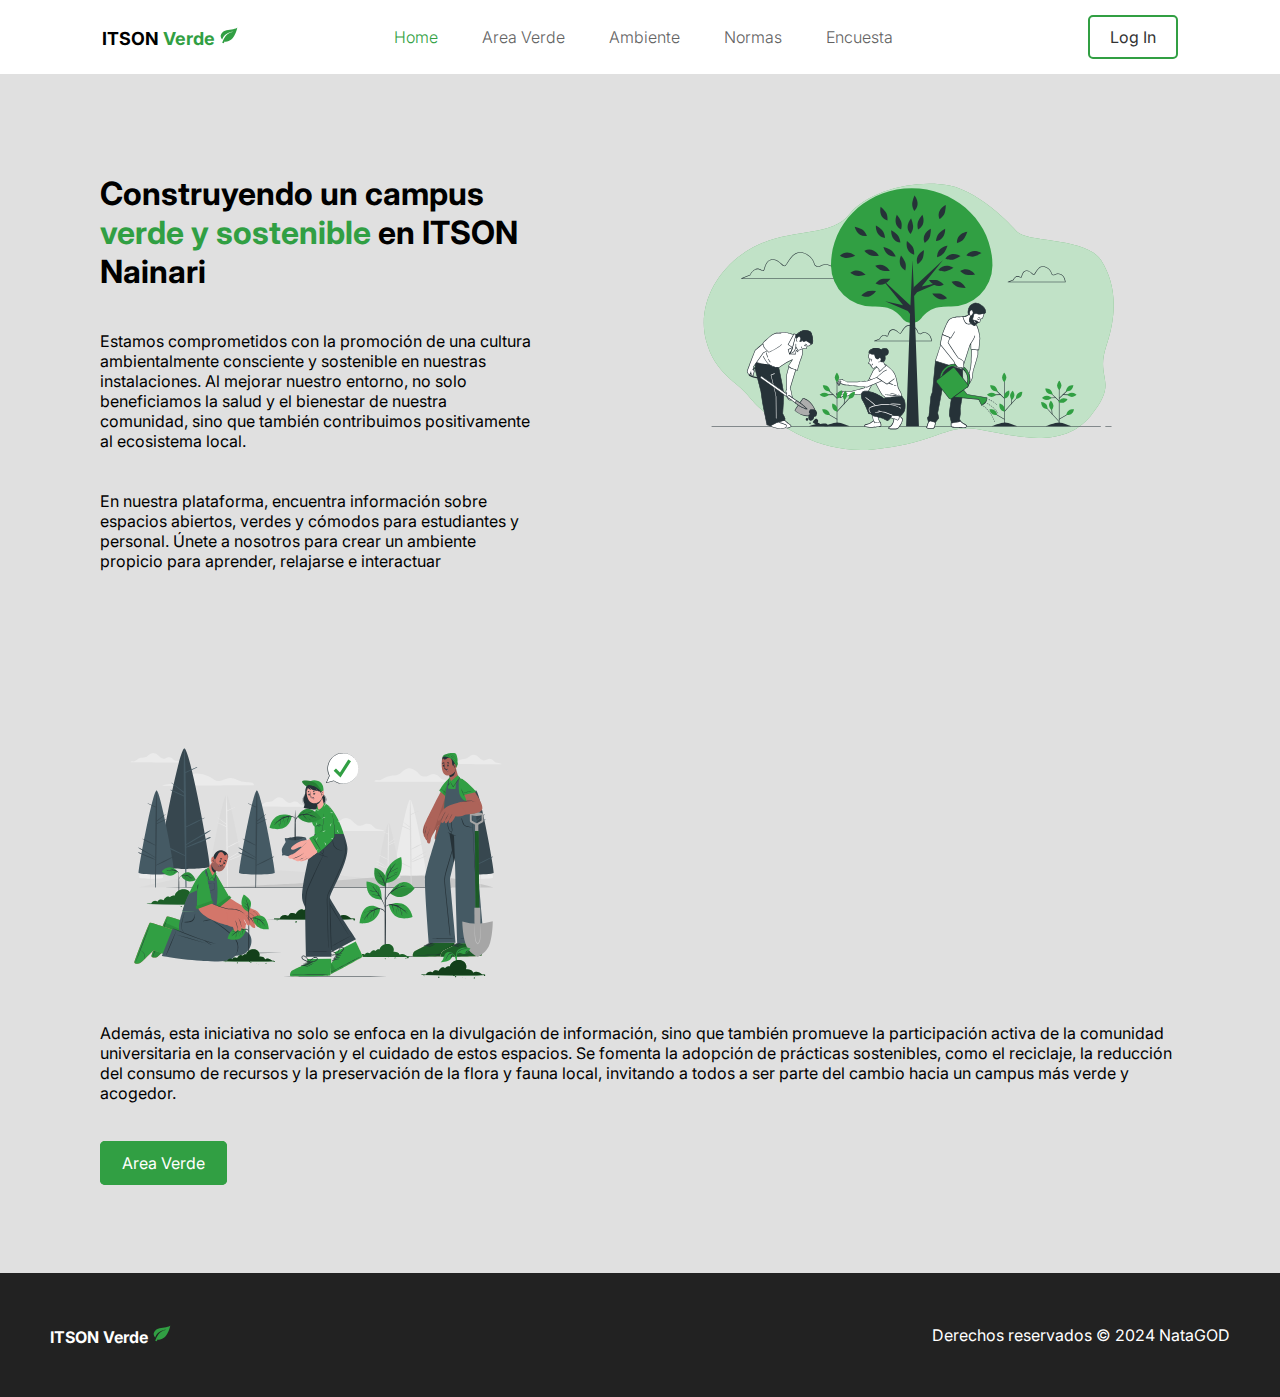
<file: src/index.html>
<!DOCTYPE html>
<html lang="es">
  <head>
    <meta charset="UTF-8" />
    <meta name="viewport" content="width=device-width, initial-scale=1.0" />
    <title>ITSON Verde</title>
    <link rel="stylesheet" href="styles.css" />
    <link rel="icon" type="image/x-icon" href="./res/tabicon.ico" />
  </head>
  <body>
    <header>
      <nav class="navbar">
        <div class="logo">
          <a href="#"
            >ITSON <span>Verde</span>
            <img src="./res/leaf-svgrepo-com.svg" alt=""
          /></a>
        </div>
        <div class="links">
          <a href="./index.html" class="active">Home</a>
          <a href="./areaverde.html">Area Verde</a>
          <a href="./ambiente.html">Ambiente</a>
          <a href="./normas.html">Normas</a>
          <a href="./encuesta.html">Encuesta</a>
        </div>
        <div class="login-btn">
          <a href="./login.html">Log In</a>
        </div>
      </nav>
    </header>

    <!-- home section -->
    <section class="main-section">
      <div class="info">
        <h1>
          Construyendo un campus <span>verde y sostenible</span> en ITSON
          Nainari
        </h1>
        <p>
          Estamos comprometidos con la promoción de una cultura ambientalmente
          consciente y sostenible en nuestras instalaciones. Al mejorar nuestro
          entorno, no solo beneficiamos la salud y el bienestar de nuestra
          comunidad, sino que también contribuimos positivamente al ecosistema
          local.
        </p>
        <p>
          En nuestra plataforma, encuentra información sobre espacios abiertos,
          verdes y cómodos para estudiantes y personal. Únete a nosotros para
          crear un ambiente propicio para aprender, relajarse e interactuar
        </p>
      </div>
      <div class="image">
        <img src="./res/Reforestation-bro.svg" alt="Imagen" />
      </div>
    </section>
    <section class="section-2">
      <div class="image-container">
        <img src="./res/Reforestation-cuate.svg" alt="Imagen" />
      </div>
      <div class="text-container">
        <p>
            Además, esta iniciativa no solo se enfoca en la divulgación de información, sino que también promueve la participación activa de la comunidad universitaria en la conservación y el cuidado de estos espacios. Se fomenta la adopción de prácticas sostenibles, como el reciclaje, la reducción del consumo de recursos y la preservación de la flora y fauna local, invitando a todos a ser parte del cambio hacia un campus más verde y acogedor.
        </p>
        <div class="green-btn">
          <a href="./areaverde.html">Area Verde</a>
        </div>
      </div>
    </section>

    <footer>
      <div class="footer-left">
        <p>ITSON Verde <img src="./res/leaf-svgrepo-com.svg" alt="" /></p>
      </div>
      <div class="footer-right">
        <p>Derechos reservados &copy; 2024 NataGOD</p>
      </div>
    </footer>
  </body>
</html>
</file>
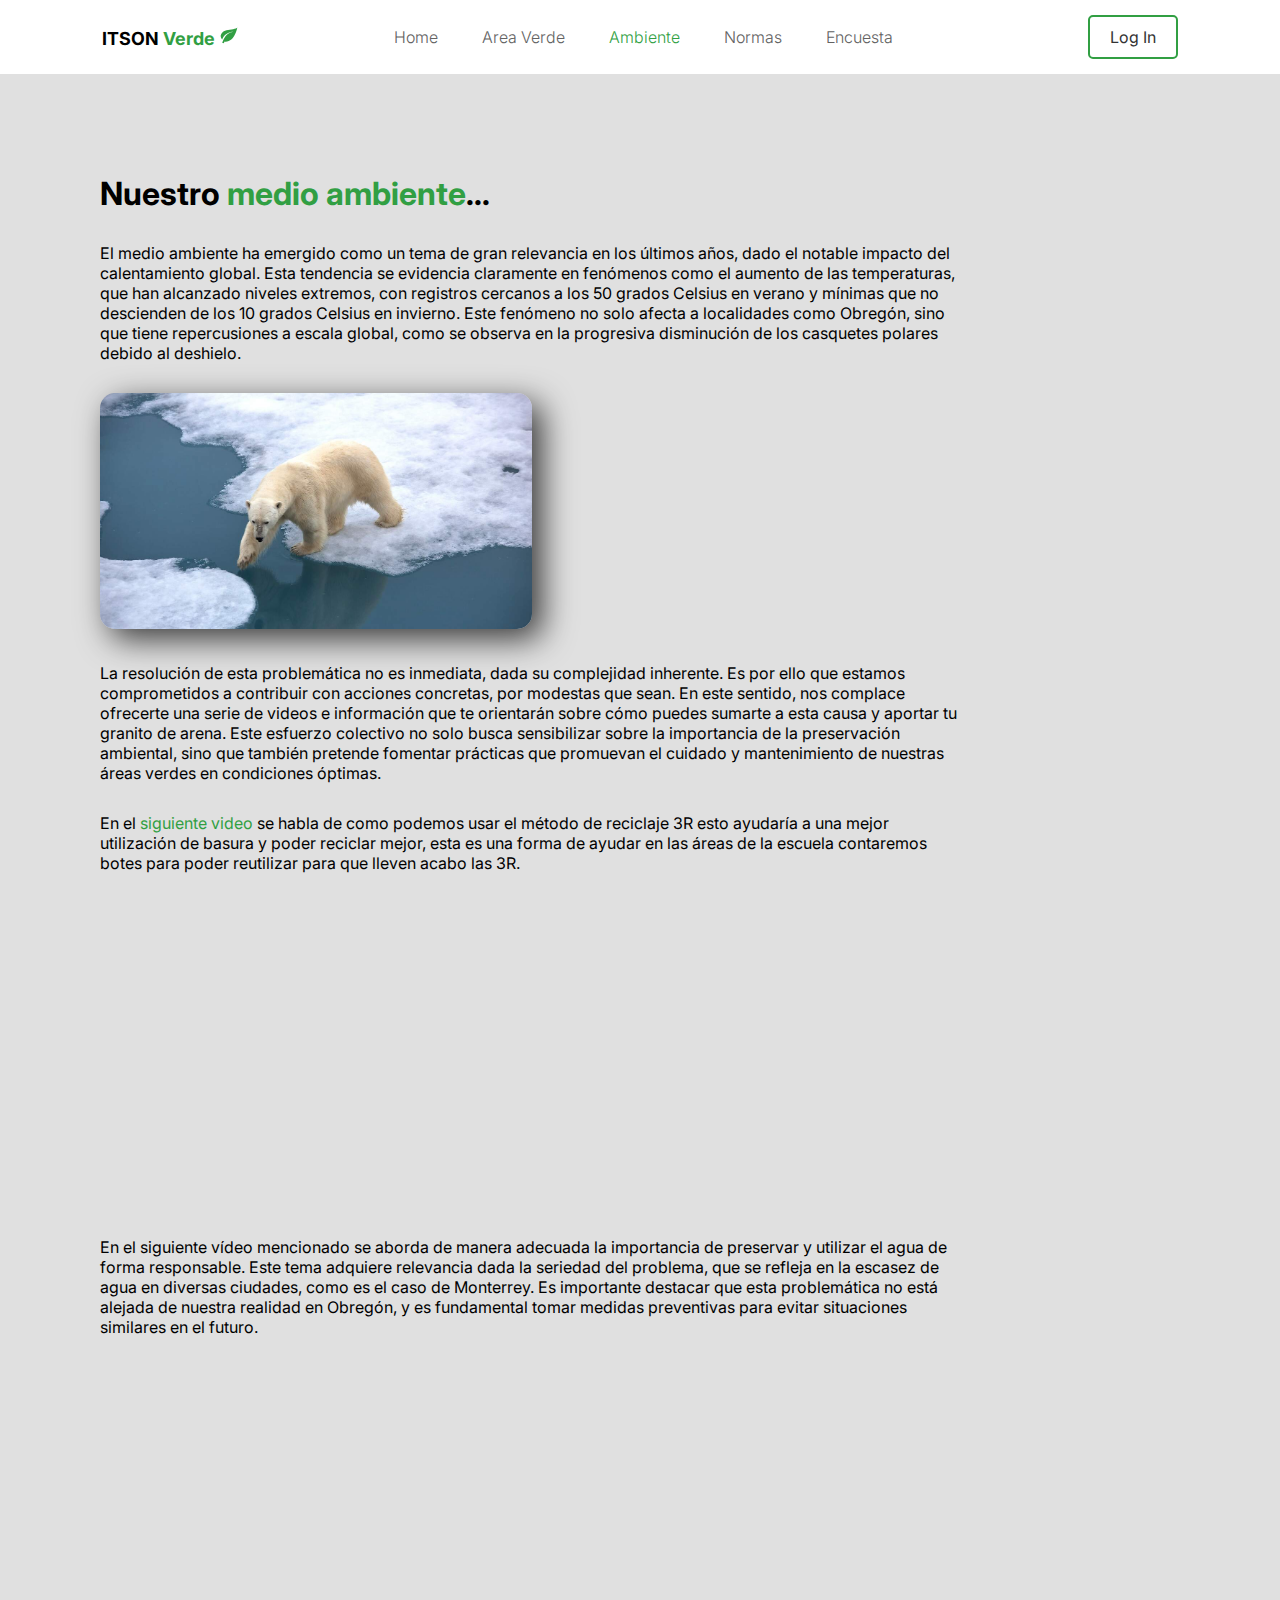
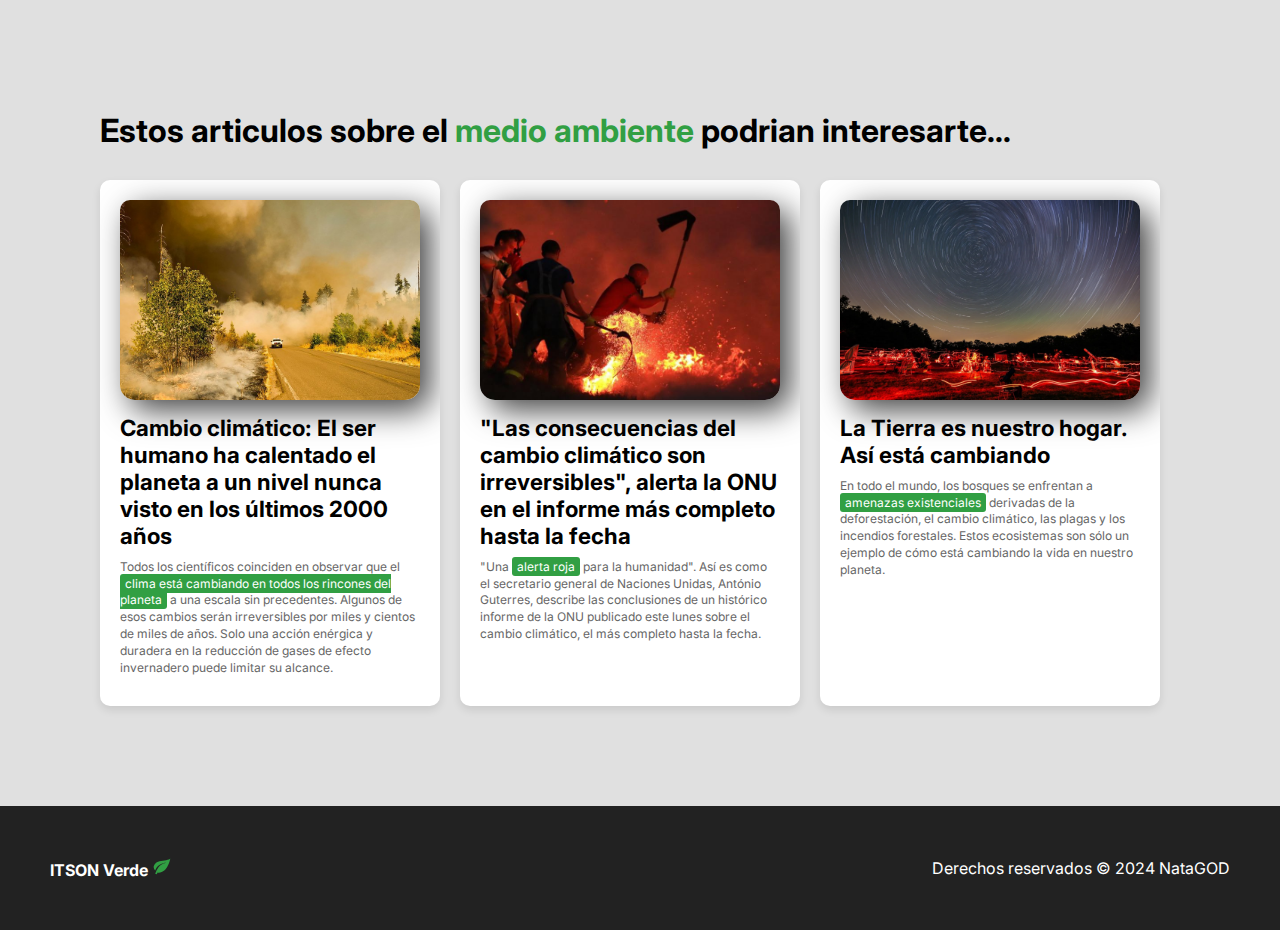
<file: src/ambiente.html>
<!DOCTYPE html>
<html lang="en">
  <head>
    <meta charset="UTF-8" />
    <meta name="viewport" content="width=device-width, initial-scale=1.0" />
    <title>Ambiente</title>
    <link rel="stylesheet" href="styles.css" />
    <link rel="icon" type="image/x-icon" href="./res/tabicon.ico" />
  </head>
  <body>
    <header>
      <nav class="navbar">
        <div class="logo">
          <a href="#"
            >ITSON <span>Verde</span>
            <img src="./res/leaf-svgrepo-com.svg" alt=""
          /></a>
        </div>
        <div class="links">
          <a href="./index.html">Home</a>
          <a href="./areaverde.html">Area Verde</a>
          <a href="./ambiente.html" class="active">Ambiente</a>
          <a href="./normas.html">Normas</a>
          <a href="./encuesta.html">Encuesta</a>
        </div>
        <div class="login-btn">
          <a href="./login.html">Log In</a>
        </div>
      </nav>
    </header>

    <section class="ambiente">
      <h1>Nuestro <span>medio ambiente</span>...</h1>
      <p>
        El medio ambiente ha emergido como un tema de gran relevancia en los
        últimos años, dado el notable impacto del calentamiento global. Esta
        tendencia se evidencia claramente en fenómenos como el aumento de las
        temperaturas, que han alcanzado niveles extremos, con registros cercanos
        a los 50 grados Celsius en verano y mínimas que no descienden de los 10
        grados Celsius en invierno. Este fenómeno no solo afecta a localidades
        como Obregón, sino que tiene repercusiones a escala global, como se
        observa en la progresiva disminución de los casquetes polares debido al
        deshielo.
      </p>
      <img src="./res/osito.jpg" alt="" />
      <p>
        La resolución de esta problemática no es inmediata, dada su complejidad
        inherente. Es por ello que estamos comprometidos a contribuir con
        acciones concretas, por modestas que sean. En este sentido, nos complace
        ofrecerte una serie de videos e información que te orientarán sobre cómo
        puedes sumarte a esta causa y aportar tu granito de arena. Este esfuerzo
        colectivo no solo busca sensibilizar sobre la importancia de la
        preservación ambiental, sino que también pretende fomentar prácticas que
        promuevan el cuidado y mantenimiento de nuestras áreas verdes en
        condiciones óptimas.
      </p>
      <p>
        En el <span>siguiente video</span> se habla de como podemos usar el
        método de reciclaje 3R esto ayudaría a una mejor utilización de basura y
        poder reciclar mejor, esta es una forma de ayudar en las áreas de la
        escuela contaremos botes para poder reutilizar para que lleven acabo las
        3R.
      </p>
      <div class="video-container">
        <iframe
          width="560"
          height="315"
          src="https://www.youtube.com/embed/u-WwWuUh1jw"
          frameborder="0"
          allowfullscreen
        ></iframe>
      </div>
      <p>
        En el siguiente vídeo mencionado se aborda de manera adecuada la
        importancia de preservar y utilizar el agua de forma responsable. Este
        tema adquiere relevancia dada la seriedad del problema, que se refleja
        en la escasez de agua en diversas ciudades, como es el caso de
        Monterrey. Es importante destacar que esta problemática no está alejada
        de nuestra realidad en Obregón, y es fundamental tomar medidas
        preventivas para evitar situaciones similares en el futuro.
      </p>

      <div class="video-container">
        <iframe
          width="320"
          height="180"
          src="https://www.youtube.com/embed/r3cH7KYhgq8"
          frameborder="0"
          allowfullscreen
        ></iframe>
      </div>
      <br />
      <br />
      <h1>
        Estos articulos sobre el <span>medio ambiente </span>podrian
        interesarte...
      </h1>
      <div class="articles-container">
        <div class="article">
          <img src="./res/enviroment.jpg" alt="Article 1" />
          <h2>
            <a
              href="https://news.un.org/es/story/2021/08/1495262"
              target="_blank"
              >Cambio climático: El ser humano ha calentado el planeta a un
              nivel nunca visto en los últimos 2000 años</a
            >
          </h2>
          <p>
            Todos los científicos coinciden en observar que el <span class="highlight"> clima está
                cambiando en todos los rincones del planeta</span> a una escala sin
            precedentes. Algunos de esos cambios serán irreversibles por miles y
            cientos de miles de años. Solo una acción enérgica y duradera en la
            reducción de gases de efecto invernadero puede limitar su alcance.
          </p>
        </div>

        <div class="article">
          <img src="./res/ambiente2.jpg" alt="Article 2" />
          <h2>
            <a href="https://www.bbc.com/mundo/noticias-58143985" target="_blank"
              >"Las consecuencias del cambio climático son irreversibles",
              alerta la ONU en el informe más completo hasta la fecha</a
            >
          </h2>
          <p>
            "Una <span class="highlight">alerta roja</span> para la humanidad". Así es como el secretario
            general de Naciones Unidas, António Guterres, describe las
            conclusiones de un histórico informe de la ONU publicado este lunes
            sobre el cambio climático, el más completo hasta la fecha.
          </p>
        </div>

        <div class="article">
          <img src="./res/ambeinte3.webp    " alt="Article 3" />
          <h2><a href="https://www.nationalgeographic.es/medio-ambiente/2024/04/mes-de-la-tierra-planet-earth-contaminacion-cambio-climatico" target="_blank">La Tierra es nuestro hogar. Así está cambiando</a></h2>
          <p>
            En todo el mundo, los bosques se enfrentan a <span class="highlight">amenazas existenciales</span> derivadas de la deforestación, el cambio climático, las plagas y los incendios forestales. Estos ecosistemas son sólo un ejemplo de cómo está cambiando la vida en nuestro planeta.
          </p>
        </div>

      </div>
    </section>

    <footer>
      <div class="footer-left">
        <p>ITSON Verde <img src="./res/leaf-svgrepo-com.svg" alt="" /></p>
      </div>
      <div class="footer-right">
        <p>Derechos reservados &copy; 2024 NataGOD</p>
      </div>
    </footer>
  </body>
</html>
</file>
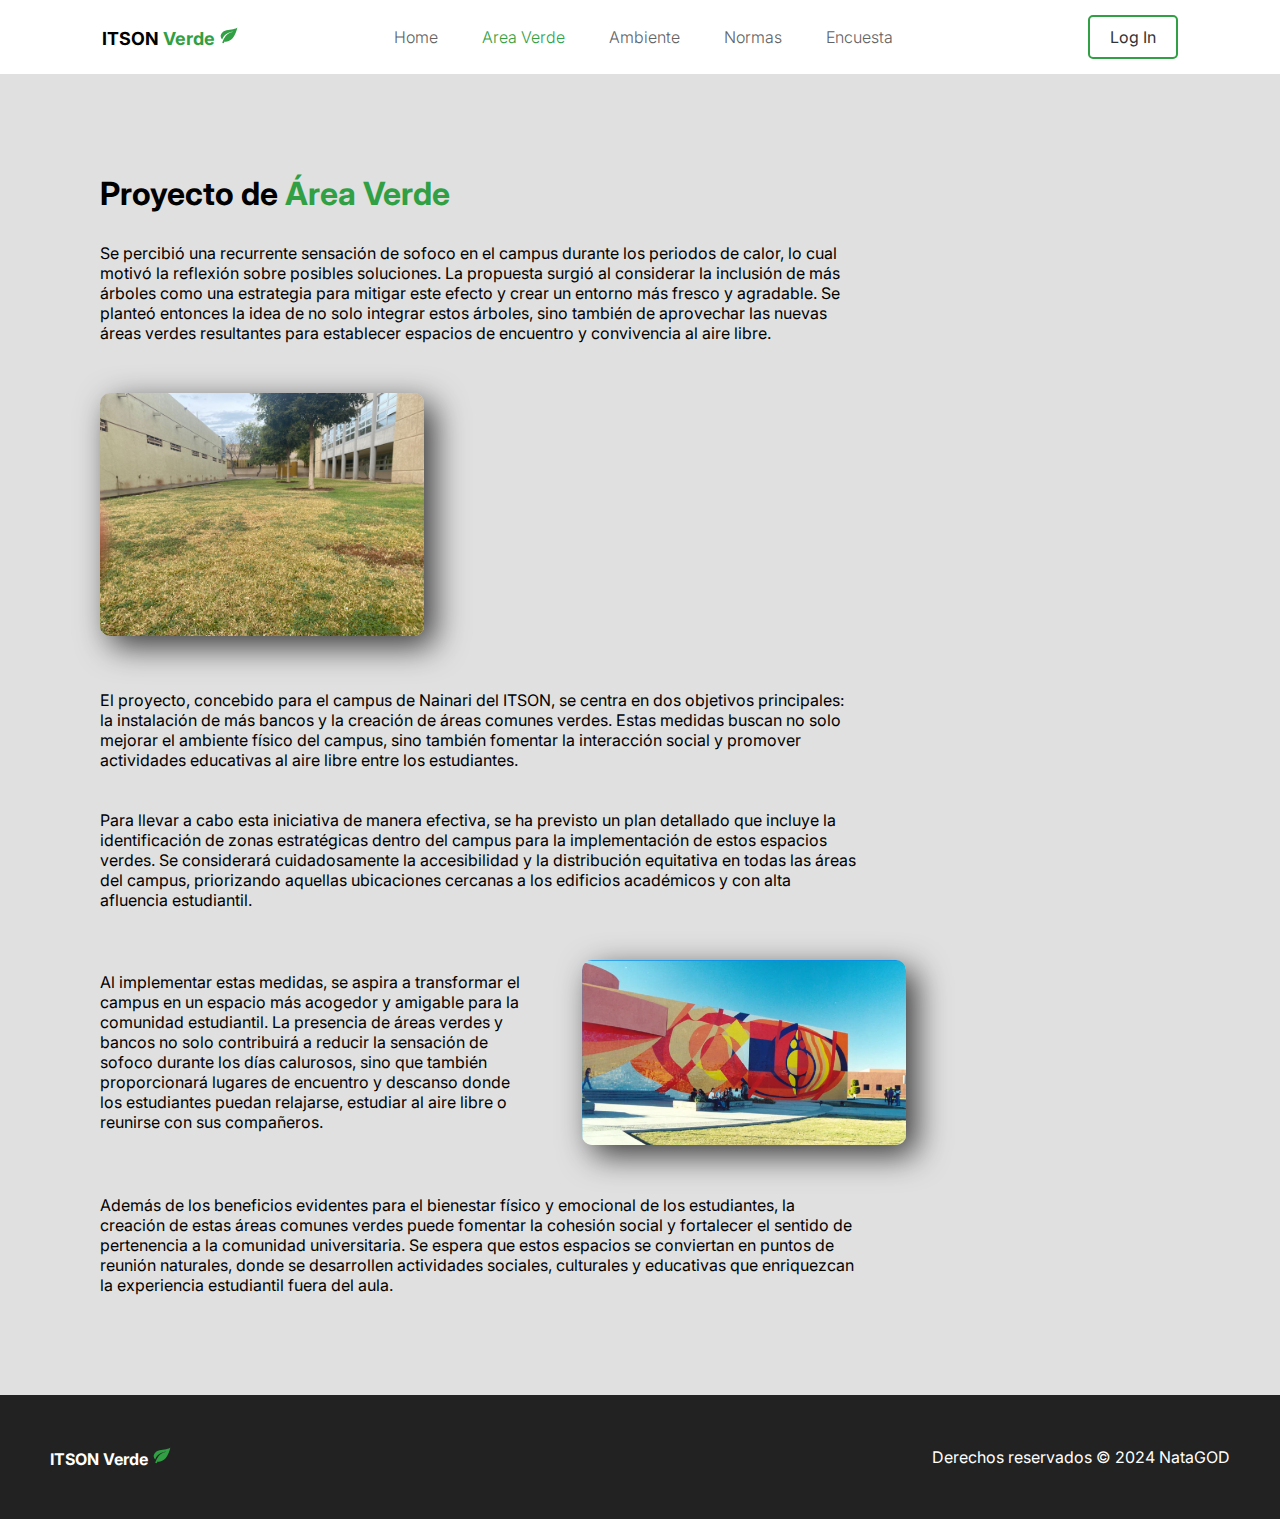
<file: src/areaverde.html>
<!DOCTYPE html>
<html lang="en">
  <head>
    <meta charset="UTF-8" />
    <meta name="viewport" content="width=device-width, initial-scale=1.0" />
    <title>Area verde</title>
    <link rel="stylesheet" href="styles.css" />
    <link rel="icon" type="image/x-icon" href="./res/tabicon.ico" />
  </head>
  <body>
    <header>
      <nav class="navbar">
        <div class="logo">
          <a href="#"
            >ITSON <span>Verde</span>
            <img src="./res/leaf-svgrepo-com.svg" alt=""
          /></a>
        </div>
        <div class="links">
          <a href="./index.html">Home</a>
          <a href="./areaverde.html" class="active">Area Verde</a>
          <a href="./ambiente.html">Ambiente</a>
          <a href="./normas.html">Normas</a>
          <a href="./encuesta.html">Encuesta</a>
        </div>
        <div class="login-btn">
          <a href="./login.html">Log In</a>
        </div>
      </nav>
    </header>

    <section class="area-verde">
      <h1>Proyecto de <span>Área Verde</span></h1>
      <p>
        Se percibió una recurrente sensación de sofoco en el campus durante los periodos de calor, lo cual motivó la reflexión sobre posibles soluciones. La propuesta surgió al considerar la inclusión de más árboles como una estrategia para mitigar este efecto y crear un entorno más fresco y agradable. Se planteó entonces la idea de no solo integrar estos árboles, sino también de aprovechar las nuevas áreas verdes resultantes para establecer espacios de encuentro y convivencia al aire libre.
      </p>
      <img src="./res/itson-1.jpeg" alt="" />
      <p>
        El proyecto, concebido para el campus de Nainari del ITSON, se centra en dos objetivos principales: la instalación de más bancos y la creación de áreas comunes verdes. Estas medidas buscan no solo mejorar el ambiente físico del campus, sino también fomentar la interacción social y promover actividades educativas al aire libre entre los estudiantes.
      </p>
      <br>
      <br>
      <p>
        Para llevar a cabo esta iniciativa de manera efectiva, se ha previsto un plan detallado que incluye la identificación de zonas estratégicas dentro del campus para la implementación de estos espacios verdes. Se considerará cuidadosamente la accesibilidad y la distribución equitativa en todas las áreas del campus, priorizando aquellas ubicaciones cercanas a los edificios académicos y con alta afluencia estudiantil.
      </p>
      <div class="area-div-sec">
        <p>
          Al implementar estas medidas, se aspira a transformar el campus en un espacio más acogedor y amigable para la comunidad estudiantil. La presencia de áreas verdes y bancos no solo contribuirá a reducir la sensación de sofoco durante los días calurosos, sino que también proporcionará lugares de encuentro y descanso donde los estudiantes puedan relajarse, estudiar al aire libre o reunirse con sus compañeros.
        </p>
        <img src="./res/itsondec.png" alt="">
      </div>
      <p>
        Además de los beneficios evidentes para el bienestar físico y emocional de los estudiantes, la creación de estas áreas comunes verdes puede fomentar la cohesión social y fortalecer el sentido de pertenencia a la comunidad universitaria. Se espera que estos espacios se conviertan en puntos de reunión naturales, donde se desarrollen actividades sociales, culturales y educativas que enriquezcan la experiencia estudiantil fuera del aula.
      </p>
    </section>

    <footer>
      <div class="footer-left">
        <p>ITSON Verde <img src="./res/leaf-svgrepo-com.svg" alt="" /></p>
      </div>
      <div class="footer-right">
        <p>Derechos reservados &copy; 2024 NataGOD</p>
      </div>
    </footer>
  </body>
</html>
</file>
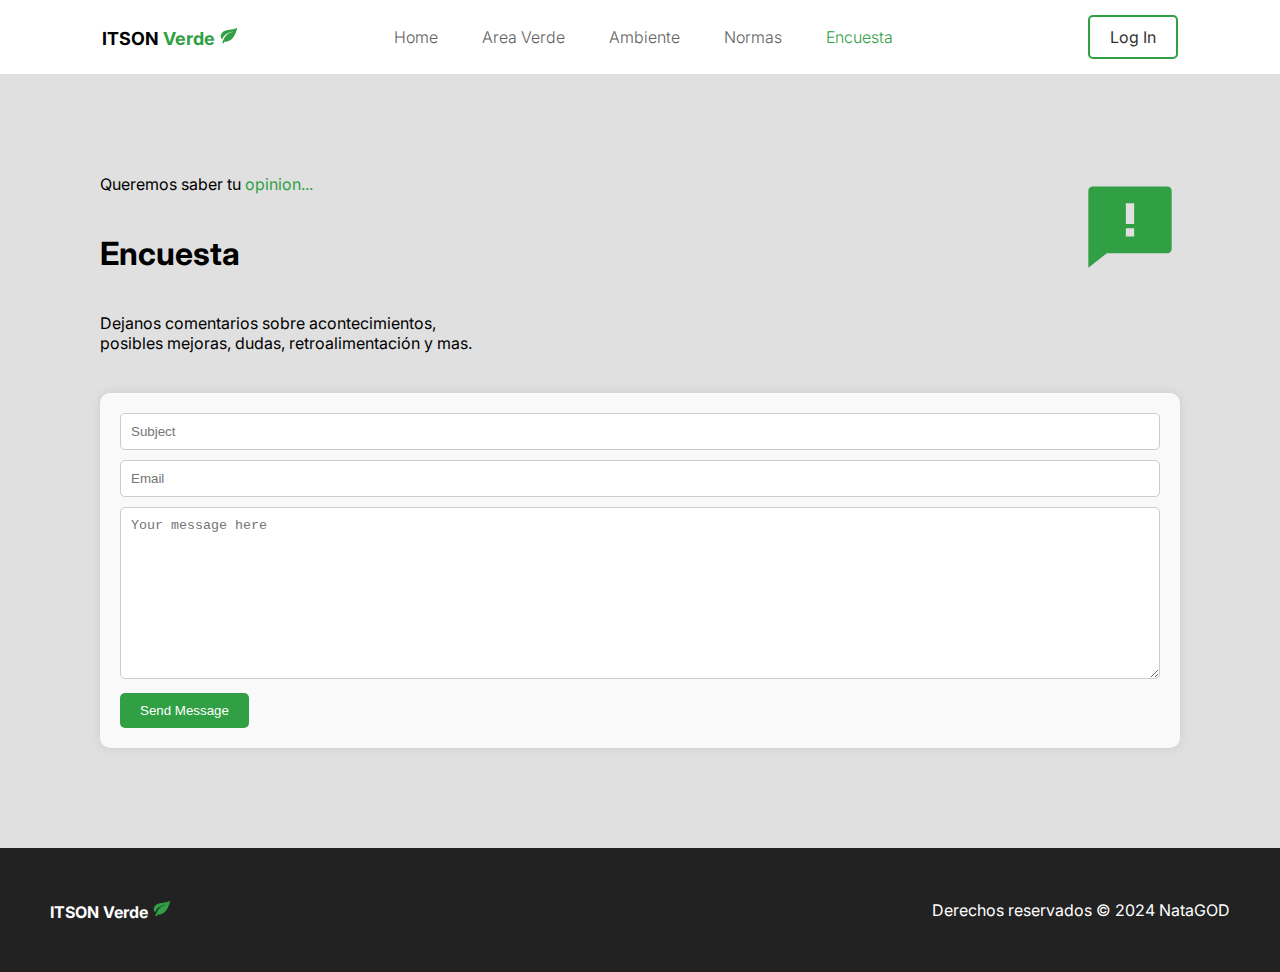
<file: src/encuesta.html>
<!DOCTYPE html>
<html lang="en">
  <head>
    <meta charset="UTF-8" />
    <meta name="viewport" content="width=device-width, initial-scale=1.0" />
    <title>Encuesta</title>
    <link rel="stylesheet" href="styles.css" />
    <link rel="icon" type="image/x-icon" href="./res/tabicon.ico" />
  </head>
  <body>
    <header>
      <nav class="navbar">
        <div class="logo">
          <a href="#"
            >ITSON <span>Verde</span>
            <img src="./res/leaf-svgrepo-com.svg" alt=""
          /></a>
        </div>
        <div class="links">
          <a href="./index.html">Home</a>
          <a href="./areaverde.html">Area Verde</a>
          <a href="">Ambiente</a>
          <a href="./normas.html">Normas</a>
          <a href="./encuesta.html" class="active">Encuesta</a>
        </div>
        <div class="login-btn">
          <a href="#">Log In</a>
        </div>
      </nav>
    </header>

    <section class="encuesta">
      <div class="title-container">
        <div class="info">
          <p>Queremos saber tu <span>opinion...</span></p>
          <h1>Encuesta</h1>
          <p>
            Dejanos comentarios sobre acontecimientos, posibles mejoras, dudas,
            retroalimentación y mas.
          </p>
        </div>
        <div class="img">
            <img src="./res/feedback-svgrepo-com (1).svg" alt="">
        </div>
      </div>
      <div class="form">
        <form action="https://formsubmit.co/carloshiramsanchez@gmail.com" method="POST">
            <div>
                <input type="text" id="subject" name="subject" placeholder="Subject">
                <input type="email" name="email" required placeholder="Email">
            </div>
            
            <input type="hidden" name="_next" value="https://itsonverde.vercel.app/thanks.html">
            <input type="hidden" name="_captcha" value="false">

            <div>
                <textarea id="message" name="message" placeholder="Your message here"  cols="30" rows="10"></textarea>
            </div>
            
            <button type="submit">Send Message</button>
        </form>
      </div>
    </section>

    <footer>
      <div class="footer-left">
        <p>ITSON Verde <img src="./res/leaf-svgrepo-com.svg" alt="" /></p>
      </div>
      <div class="footer-right">
        <p>Derechos reservados &copy; 2024 NataGOD</p>
      </div>
    </footer>
  </body>
</html>
</file>
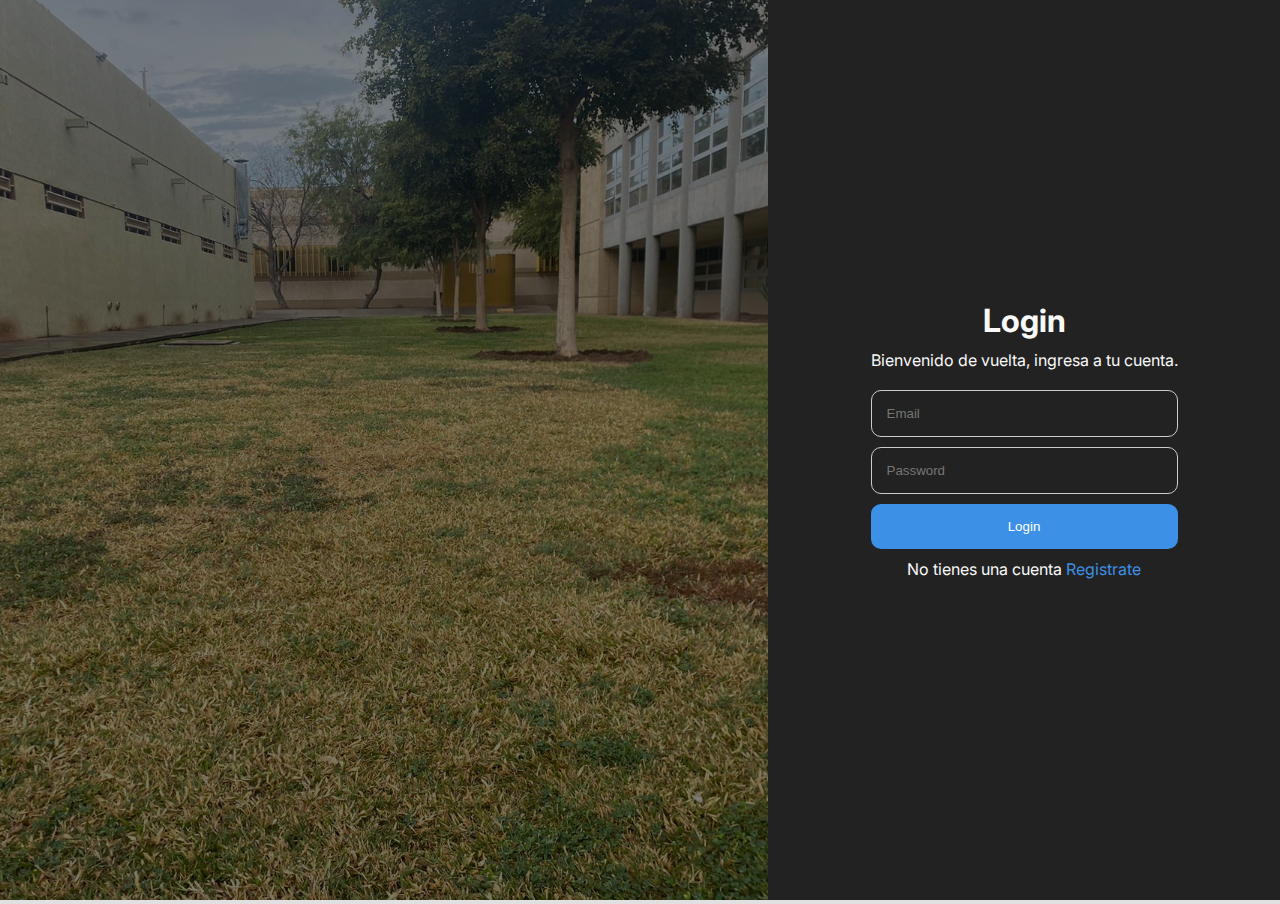
<file: src/login.html>
<!DOCTYPE html>
<html lang="en">
<head>
    <meta charset="UTF-8">
    <meta name="viewport" content="width=device-width, initial-scale=1.0">
    <title>ITSON Verde - Login</title>
    <link rel="stylesheet" href="styles.css"> 
    <link rel="icon" type="image/x-icon" href="./res/tabicon.ico" />
</head>
<body>
    <div class="login-container">
        <div class="left-section">
            <img src="./res/itson-wide.jpeg" alt="Image">
            <div class="dark-overlay"></div> 
        </div>
        
        <div class="right-section">
            <div class="login-form">
                <h1>Login</h1>
                <p>Bienvenido de vuelta, ingresa a tu cuenta.</p>
                <form id="loginForm">
                    <input type="email" id="email" name="email" placeholder="Email" required>
                    <input type="password" id="password" name="password" placeholder="Password" required>
                    <button type="submit">Login</button>
                </form>
                <p>No tienes una cuenta <a href="./signup.html">Registrate</a></p>
            </div>
        </div>
    </div>
    <script>
        document.getElementById("loginForm").addEventListener("submit", function(event) {
            event.preventDefault();
            window.location.href = "index.html";
        });
    </script>
</body>
</html>
</file>
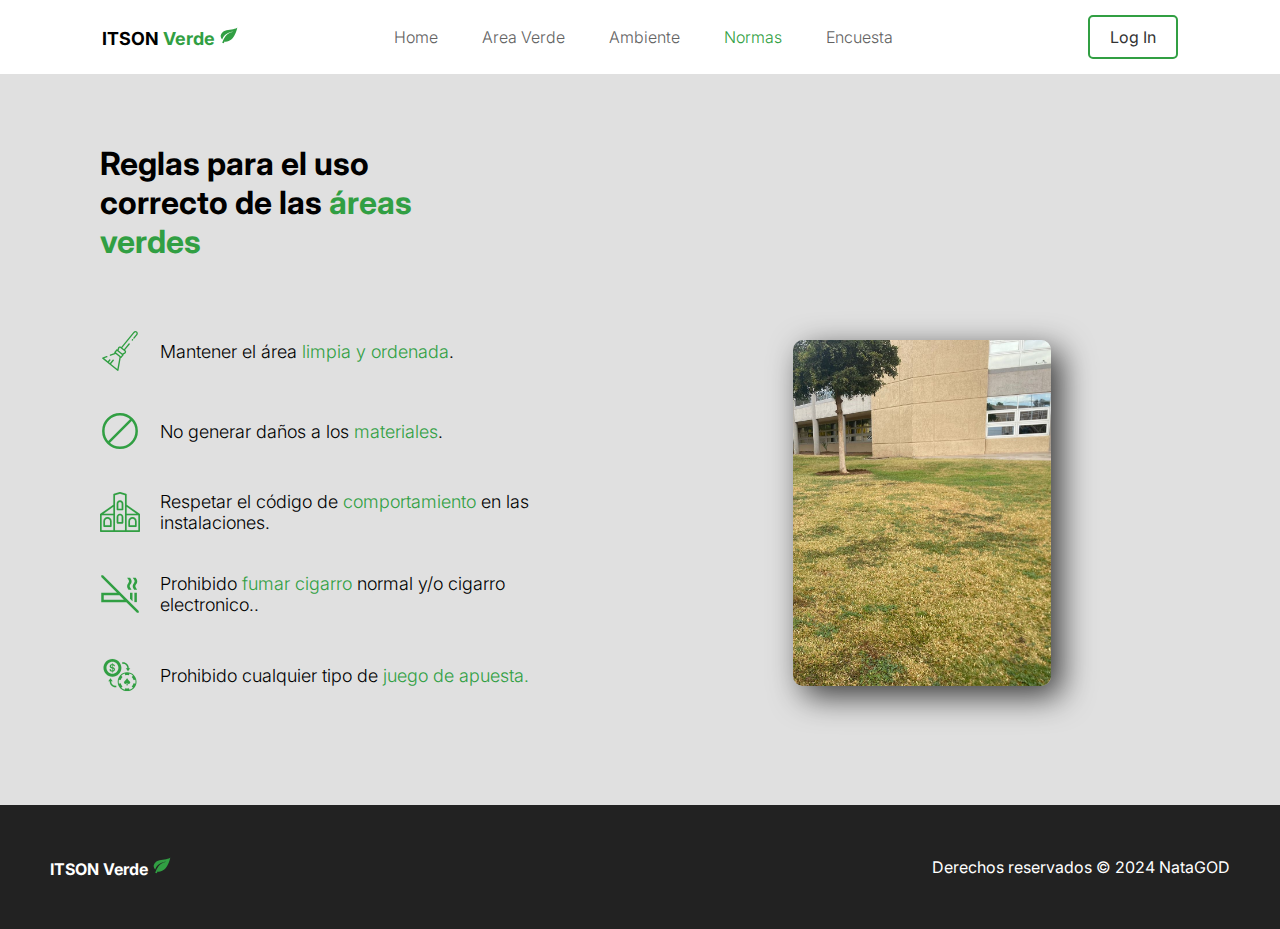
<file: src/normas.html>
<!DOCTYPE html>
<html lang="en">
  <head>
    <meta charset="UTF-8" />
    <meta name="viewport" content="width=device-width, initial-scale=1.0" />
    <title>Normas</title>
    <link rel="stylesheet" href="styles.css" />
    <link rel="icon" type="image/x-icon" href="./res/tabicon.ico" />
  </head>
  <body>
    <header>
      <nav class="navbar">
        <div class="logo">
          <a href="#"
            >ITSON <span>Verde</span>
            <img src="./res/leaf-svgrepo-com.svg" alt=""
          /></a>
        </div>
        <div class="links">
          <a href="./index.html">Home</a>
          <a href="./areaverde.html">Area Verde</a>
          <a href="./ambiente.html">Ambiente</a>
          <a href="./normas.html" class="active">Normas</a>
          <a href="./encuesta.html">Encuesta</a>
        </div>
        <div class="login-btn">
          <a href="./login.html">Log In</a>
        </div>
      </nav>
    </header>

    <section class="normas">
        <h1>Reglas para el uso correcto de las <span>áreas verdes</span></h1>
        <div class="container">
            <div class="rules">
                <div class="rule">
                    <img src="./res/broom-svgrepo-com.svg" alt="">
                    <p>Mantener el área <span>limpia y ordenada</span>.</p>
                </div>
                <div class="rule">
                    <img src="./res/forbidden-circle-svgrepo-com.svg" alt="">
                    <p>No generar daños a los <span>materiales</span>.</p>
                </div>
                <div class="rule">
                    <img src="./res/university-school-svgrepo-com.svg" alt="">
                    <p>Respetar el código de <span>comportamiento</span> en las instalaciones.</p>
                </div>
                <div class="rule">
                    <img src="./res/smoke-slash-svgrepo-com.svg" alt="">
                    <p>Prohibido <span>fumar cigarro</span> normal y/o cigarro electronico..</p>
                </div>
                <div class="rule">
                    <img src="./res/bet-casino-chip-svgrepo-com.svg" alt="">
                    <p>Prohibido cualquier tipo de <span>juego de apuesta.</span></p>
                </div>
                
            </div>
            <div class="image">
                <img src="./res/itson-2.jpeg" alt="Imagen">
            </div>
        </div>
    </section>

    <footer>
      <div class="footer-left">
        <p>ITSON Verde <img src="./res/leaf-svgrepo-com.svg" alt="" /></p>
      </div>
      <div class="footer-right">
        <p>Derechos reservados &copy; 2024 NataGOD</p>
      </div>
    </footer>
  </body>
</html>
</file>
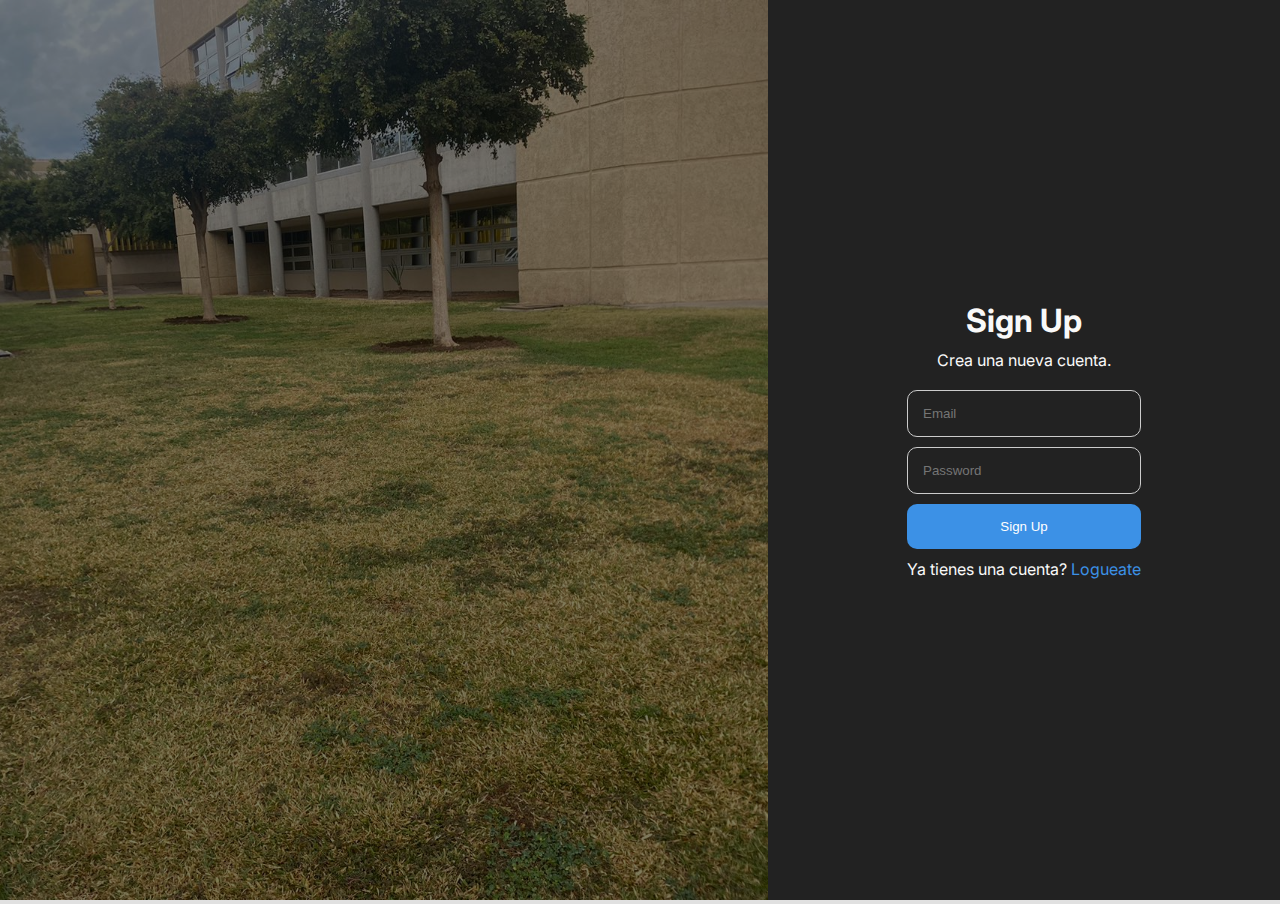
<file: src/signup.html>
<!DOCTYPE html>
<html lang="en">
<head>
    <meta charset="UTF-8">
    <meta name="viewport" content="width=device-width, initial-scale=1.0">
    <title>ITSON Verde - Sign Up</title>
    <link rel="stylesheet" href="styles.css"> 
</head>
<body>
    <div class="login-container">
        <div class="left-section">
            <img src="./res/itson-wide2.jpeg" alt="Image">
            <div class="dark-overlay"></div> 
        </div>
        
        <div class="right-section">
            <div class="login-form">
                <h1>Sign Up</h1>
                <p>Crea una nueva cuenta.</p>
                <form id="loginForm">
                    <input type="email" id="email" name="email" placeholder="Email" required>
                    <input type="password" id="password" name="password" placeholder="Password" required>
                    <button type="submit">Sign Up</button>
                </form>
                <p>Ya tienes una cuenta? <a href="./login.html">Logueate</a></p>
            </div>
        </div>
    </div>
    <script>
        document.getElementById("loginForm").addEventListener("submit", function(event) {
            event.preventDefault();
            window.location.href = "index.html";
        });
    </script>
</body>
</html>
</file>
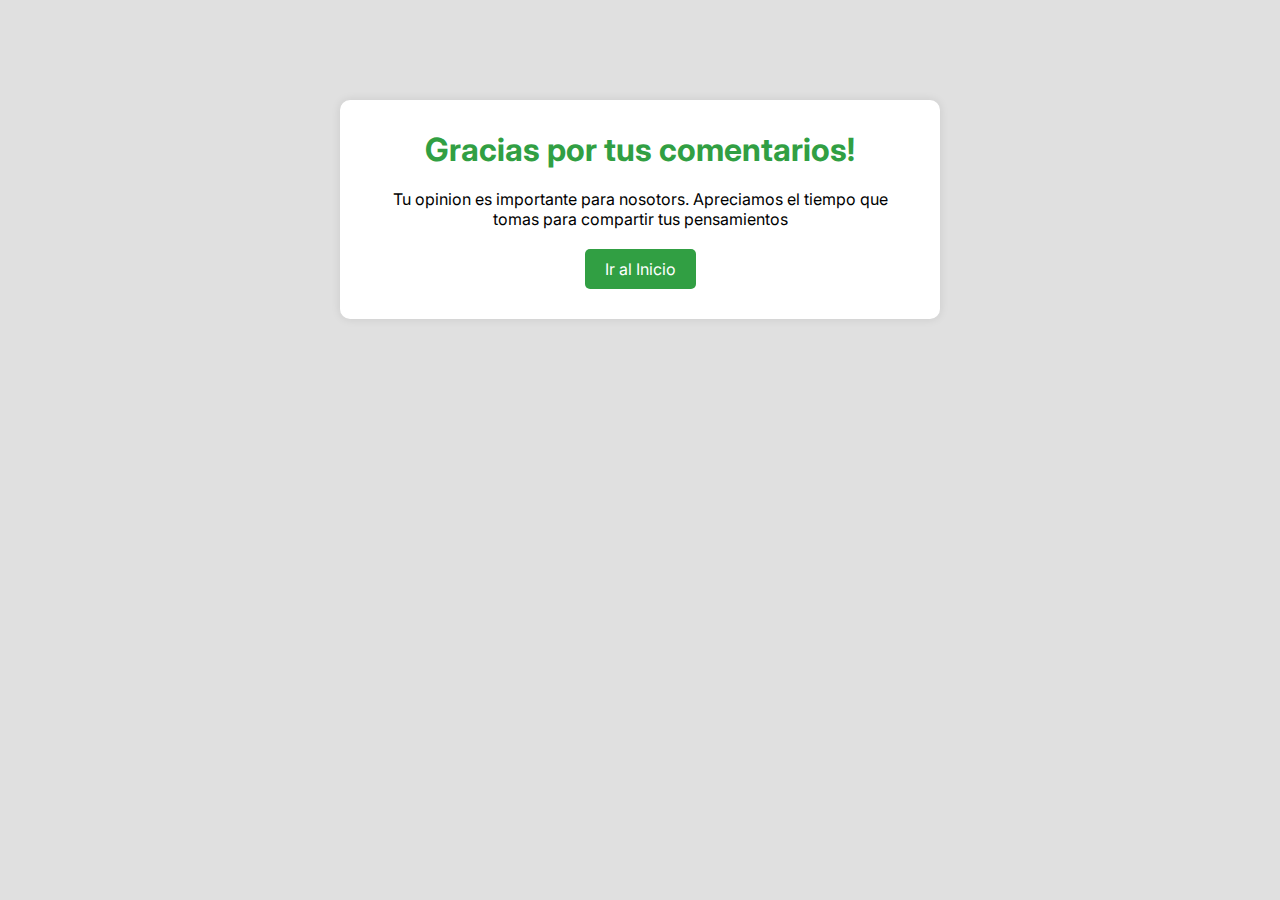
<file: src/thanks.html>
<!DOCTYPE html>
<html lang="en">
<head>
    <meta charset="UTF-8">
    <meta name="viewport" content="width=device-width, initial-scale=1.0">
    <title>Gracias por tus comentarios</title>
    <link rel="stylesheet" href="styles.css">
    <link rel="icon" type="image/x-icon" href="./res/tabicon.ico" />
</head>
<body>
    <div class="container-thanks">
        <div class="thanks-page">
            <h1>Gracias por tus comentarios!</h1>
            <p>Tu opinion es importante para nosotors. Apreciamos el tiempo que tomas para compartir tus pensamientos</p>
            <a href="index.html" class="btn">Ir al Inicio</a>
        </div>
    </div>
    
</body>
</html>
</file>
<file: src/styles.css>
@import url("https://fonts.googleapis.com/css2?family=Inter:wght@100..900&display=swap");

* {
  margin: 0;
  padding: 0;
  box-sizing: border-box;
}

:root {
  --green: #319f43;
  --gray: #626262;
}

body {
  background-color: #e0e0e0;
  font-family: Inter;
}

.navbar {
  background-color: white;
  display: flex;
  justify-content: space-around;
  align-items: center;
  padding: 25px;
}

.logo a {
  text-decoration: none;
  color: black;
  font-weight: bold;
  font-size: 18px;
}

.logo a span {
  color: var(--green);
}

.logo img {
  width: 20px;
}

.links a {
  text-decoration: none;
  color: var(--gray);
  margin-right: 40px;
  transition: color 0.3s ease;
  font-weight: 300;
}
.links a.active {
  color: #319f43;
}

.links a:hover {
  color: var(--green);
}

.login-btn a {
  text-decoration: none;
  color: #333;
  padding: 10px 20px;
  border: 2px solid var(--green);
  border-radius: 5px;
  transition: background-color 0.3s ease, color 0.3s ease;
}

.login-btn a:hover {
  background-color: var(--green);
  color: white;
}

.main-section {
  display: flex;
  align-items: flex-start;
  padding: 100px;
}

.info,
.image {
  flex: 1;
}

.main-section img {
  width: 80%;
}

.info h1,
.info p {
  margin-bottom: 40px;
  width: 80%;
}

.info h1 {
  font-size: 32px;
}

.info span {
  color: var(--green);
}

.bottom-text {
  width: 100%;
  margin-top: 50px;
}

.section-2 {
  display: flex;
  flex-direction: column;
  padding: 0 100px;
  margin-bottom: 100px;
}

.image-container img {
  max-width: 40%;
  height: auto;
  margin-bottom: 20px;
}

.text-container p {
  margin-bottom: 50px;
}

.green-btn a {
  text-decoration: none;
  color: white;
  padding: 10px 20px;
  background-color: var(--green);
  border: 2px solid var(--green);
  border-radius: 5px;
  transition: background-color 0.3s ease, color 0.3s ease;
}

.green-btn a:hover {
  background-color: white;
  color: var(--green);
}

footer {
  background-color: #222;
  color: white;
  display: flex;
  justify-content: space-between;
  align-items: center;
  padding: 50px;
}

.footer-left p {
  margin: 0;
  font-weight: bold;
}

.footer-right p {
  margin: 0;
}

.area-verde {
  padding: 100px;
}

.area-verde h1 {
  margin-bottom: 30px;
  font-size: 32px;
}

.area-verde span {
  color: var(--green);
}

.area-verde p {
  width: 70%;
}

.area-verde img {
  width: 30%;
  margin: 50px 0;
  border-radius: 10px;
}

.area-verde .area-div-sec {
  display: flex;
  flex-direction: row;
  align-items: center;
}

.area-verde .area-div-sec p {
  width: 40%;
  margin-right: 50px;
}


.area-verde img {
  width: 30%;
  margin: 50px 0;
  border-radius: 10px;
  -webkit-box-shadow: 10px 10px 32px 0px rgba(0, 0, 0, 0.75);
  -moz-box-shadow: 10px 10px 32px 0px rgba(0, 0, 0, 0.75);
  box-shadow: 10px 10px 32px 0px rgba(0, 0, 0, 0.75);
}

.normas {
  padding: 70px 100px;
}

.normas h1 {
  margin-bottom: 30px;
  font-size: 32px;
  width: 35%;
}

.normas span {
  color: var(--green);
}

.normas p {
  width: 70%;
}

.container {
  display: flex;
  justify-content: space-between;
  align-items: center;
}

.rules {
  margin-right: 20px;
}

.image {
    display: flex;
    justify-content: center;
}

.normas .image img {
  width: 50%;
  height: auto;
  border-radius: 10px;
  -webkit-box-shadow: 10px 10px 32px 0px rgba(0, 0, 0, 0.75);
  -moz-box-shadow: 10px 10px 32px 0px rgba(0, 0, 0, 0.75);
  box-shadow: 10px 10px 32px 0px rgba(0, 0, 0, 0.75);
}

.rules img {
    width: 40px;
}

.rules .rule {
    display: flex;
    align-items: center;
    flex-direction: row;
    margin: 40px 0;
}

.rule p {
    margin-left: 20px;
    font-weight: 300;
    font-size: 18px;
}

.rule span {
    color: var(--green);
}

.encuesta {
  padding: 100px;
}

.encuesta span {
  color: var(--green);
}

.encuesta p {
  width: 40%;
}

.encuesta .title-container {
  display: flex;
  flex-direction: row;
  justify-content: space-around;
}

.encuesta .title-container .img img {
  width: 100px;
}

.form {
  background-color: #f9f9f9;
  padding: 20px;
  border-radius: 10px;
  box-shadow: 0 0 10px rgba(0, 0, 0, 0.1);
}

.form-group {
  margin-bottom: 20px;
}

input[type="text"],
input[type="email"],
textarea {
  width: 100%;
  padding: 10px;
  border: 1px solid #ccc;
  border-radius: 5px;
  margin-bottom: 10px;
}

.form button {
  display: inline-block;
  padding: 10px 20px;
  background-color: #319F43;
  color: #fff;
  text-decoration: none;
  border: none;
  border-radius: 5px;
  cursor: pointer;
}

.form button:hover {
  background-color: #1e7f32;
}


.container-thanks {
  padding: 100px;
}
.thanks-page {
  max-width: 600px;
  margin: 0 auto;
  padding: 30px;
  background-color: #fff;
  border-radius: 10px;
  box-shadow: 0 0 10px rgba(0, 0, 0, 0.1);
  text-align: center;
}

.thanks-page h1 {
  color: #319F43;
}

.thanks-page p {
  margin: 20px;
}

.btn {
  display: inline-block;
  padding: 10px 20px;
  background-color: #319F43;
  color: #fff;
  text-decoration: none;
  border: none;
  border-radius: 5px;
  cursor: pointer;
  transition: background-color 0.3s ease;
}

.btn:hover {
  background-color: #1e7f32;
}


.login-container {
  display: flex;
  height: 100vh; 
}

.left-section {
  flex: 0 0 60%; 
}

.left-section img {
  width: 100%;
  height: 100%;
  object-fit: cover; 
}

.right-section {
  background-color: #222;
  flex: 0 0 40%; 
  display: flex;
  justify-content: center; 
  align-items: center; 
}

.login-form {
  text-align: center;
  padding: 20px;
  border-radius: 5px;
}

.login-form h1 {
  margin-bottom: 10px;
  color: #f9f9f9;
}

.login-form p {
  margin-bottom: 20px;
  color: #f9f9f9;
}

.login-form input[type="email"],
.login-form input[type="password"],
.login-form button {
  display: block;
  width: 100%;
  padding: 15px;
  margin-bottom: 10px;
  border: 1px solid #ccc;
  background-color: #222;
  color: #3C91E6;
  border-radius: 10px;
}

.login-form button {
  background-color: #3C91E6;
  color: #fff;
  border: none;
  border-radius: 10px;
  cursor: pointer;
}

.login-form button:hover {
  background-color: #3C91E6;
}

input:-webkit-autofill {
  -webkit-text-fill-color: #3C91E6; 
  background-color: #222 !important;
}

input:-webkit-autofill {
  transition: background-color 5000s ease-in-out 0s; 
}

.login-form a {
  color: #3C91E6;
  text-decoration: none;
}

.left-section {
  position: relative; 
  flex: 0 0 60%; 
}

.left-section img {
  width: 100%;
  height: 100%;
  object-fit: cover; 
}

.dark-overlay {
  position: absolute; 
  top: 0;
  left: 0;
  width: 100%;
  height: 100%;
  background-color: rgba(0, 0, 0, 0.5); 
}

.ambiente {
  padding: 100px;
  min-height: 100vh;
}

.ambiente span {
  color: var(--green);
}

.ambiente h1 {
  margin-bottom: 30px;
}

.ambiente p {
  width: 80%;
  margin: 30px 0px;
}

.ambiente img {
  width: 40%;
  height: auto;
  border-radius: 15px;
  -webkit-box-shadow: 10px 10px 32px 0px rgba(0, 0, 0, 0.75);
  -moz-box-shadow: 10px 10px 32px 0px rgba(0, 0, 0, 0.75);
  box-shadow: 10px 10px 32px 0px rgba(0, 0, 0, 0.75);
  
}

.ambiente iframe {
  width: 40%;
  height: 300px;
}

.articles-container {
  display: flex;
  flex-wrap: wrap;
  gap: 20px; 
  margin-top: 20px;
}

.article {
  flex: 0 0 calc(33.33% - 20px); 
  background-color: #fff;
  border-radius: 10px;
  box-shadow: 0 4px 8px rgba(0, 0, 0, 0.1);
  transition: transform 0.3s ease;
  overflow: hidden;
  padding: 20px;
}

.article:hover {
  transform: translateY(-5px); 
  box-shadow: 0 8px 16px rgba(0, 0, 0, 0.2); 
}

.article img {
  width: 100%;
  height: 200px; 
  object-fit: cover; 
  border-top-left-radius: 10px;
  border-top-right-radius: 10px;
}


.article h2 {
  font-size: 1.4rem;
  margin-bottom: 10px;
  color: #333; 
  margin: 10px 0;
}

.article p {
  margin: 10px 0;
  color: #666;
  line-height: 1.4;
  font-size: 12px;
  width: 100%;
}

.article a {
  color: #000; 
  text-decoration: none;
}

.article a:hover {
  color: #319F43; 
}

.highlight {
  background-color: #319F43;
  color: #fff !important; 
  padding: 2px 5px;
  border-radius: 3px; 
}
</file>
